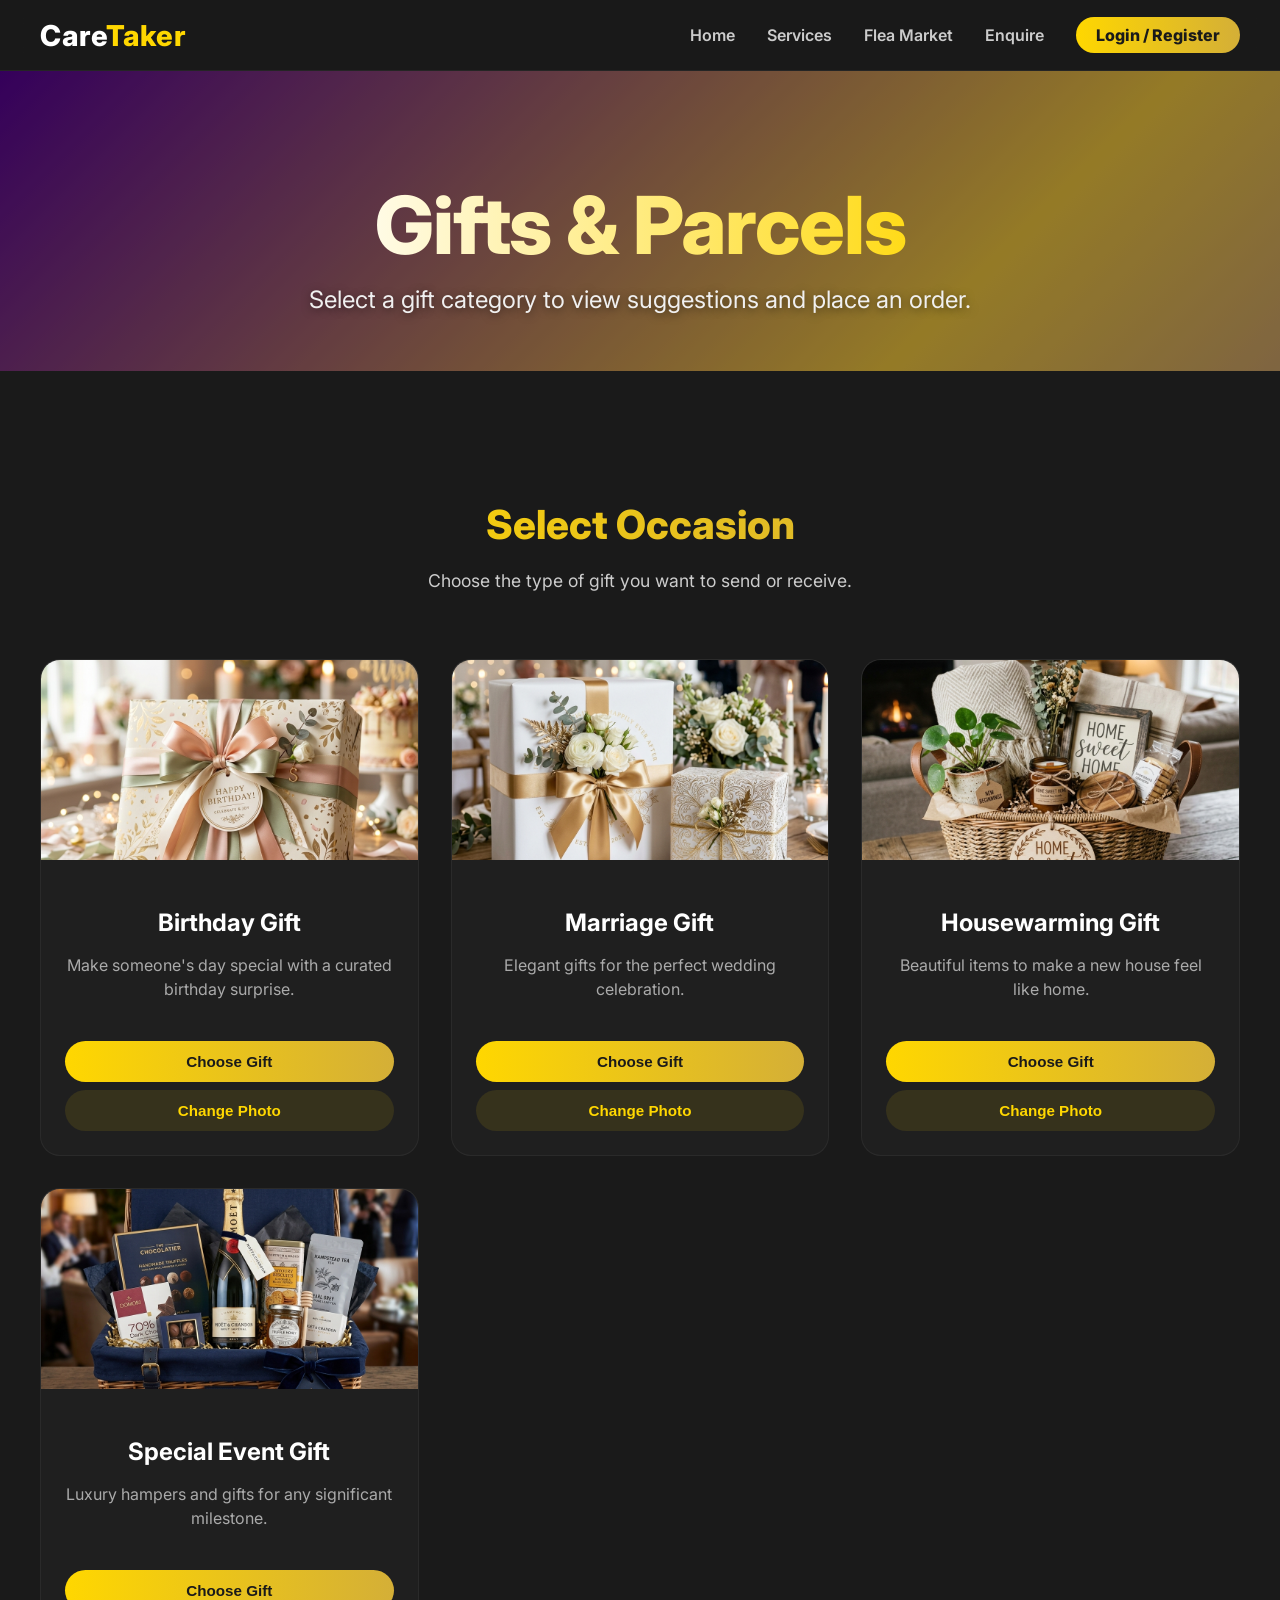
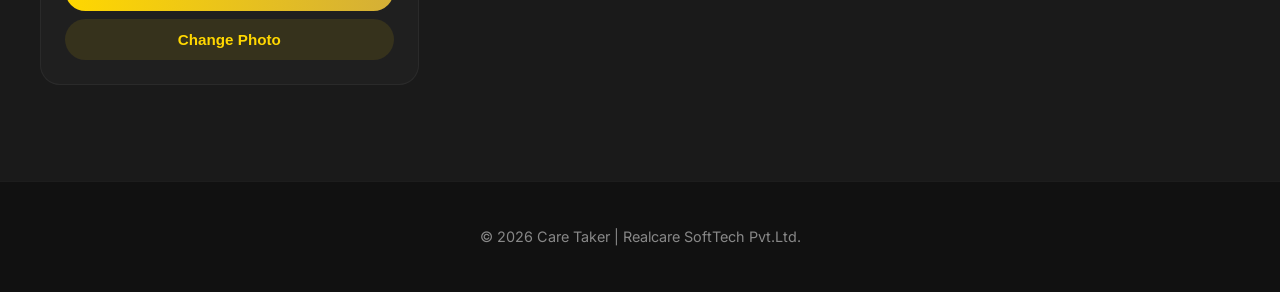
<file: parcel.html>
<!DOCTYPE html>
<html lang="en">

<head>
    <meta charset="UTF-8">
    <meta name="viewport" content="width=device-width, initial-scale=1.0">
    <title>Gifts & Parcels - Care Taker</title>
    <link rel="stylesheet" href="assets/css/style.css">
    <link rel="stylesheet" href="https://cdnjs.cloudflare.com/ajax/libs/font-awesome/6.4.0/css/all.min.css">
</head>

<body>
    <!-- Navigation Menu -->
    <nav class="navbar">
        <div class="nav-container">
            <a href="index.html" class="nav-logo">Care<span>Taker</span></a>
            <div class="hamburger">
                <i class="fas fa-bars"></i>
            </div>
            <ul class="nav-links">
                <li><a href="index.html" class="nav-link">Home</a></li>
                <li><a href="index.html#services" class="nav-link">Services</a></li>
                <li><a href="fleamarket.html" class="nav-link">Flea Market</a></li>
                <li><a href="contact.html" class="nav-link">Enquire</a></li>
                <li><a href="login.html" class="nav-link nav-btn">Login / Register</a></li>
            </ul>
        </div>
    </nav>

    <!-- Hero Section -->
    <div class="animated-banner" style="min-height: 300px; height: 30vh;">
        <div class="banner-content">
            <h1 class="hero-brand">Gifts & Parcels</h1>
            <p class="description">Select a gift category to view suggestions and place an order.</p>
        </div>
    </div>

    <!-- Gift Categories -->
    <section class="section">
        <div class="section-header">
            <h2 class="section-title">Select Occasion</h2>
            <p class="section-desc">Choose the type of gift you want to send or receive.</p>
        </div>
        <div class="card-grid">
            <div class="feature-card" style="padding: 0; overflow: hidden;">
                <img src="assets/img/categories/birthday_gift.png" alt="Birthday Gift" style="width: 100%; height: 200px; object-fit: cover;">
                <div style="padding: 1.5rem;">
                    <h3 class="feature-title">Birthday Gift</h3>
                    <p class="feature-desc">Make someone's day special with a curated birthday surprise.</p>
                    <button class="action-btn" onclick="window.location.href='gift-details.html?type=birthday'" style="width: 100%;">Choose Gift</button>
                    <button class="action-btn" style="width: 100%; margin-top: 0.5rem; background: rgba(255,215,0,0.1); color: #ffd700;" onclick="document.getElementById('fileInput').click();">Change Photo</button>
                </div>
            </div>
            <div class="feature-card" style="padding: 0; overflow: hidden;">
                <img src="assets/img/categories/marriage_gift.png" alt="Marriage Gift" style="width: 100%; height: 200px; object-fit: cover;">
                <div style="padding: 1.5rem;">
                    <h3 class="feature-title">Marriage Gift</h3>
                    <p class="feature-desc">Elegant gifts for the perfect wedding celebration.</p>
                    <button class="action-btn" onclick="window.location.href='gift-details.html?type=marriage'" style="width: 100%;">Choose Gift</button>
                    <button class="action-btn" style="width: 100%; margin-top: 0.5rem; background: rgba(255,215,0,0.1); color: #ffd700;" onclick="document.getElementById('fileInput').click();">Change Photo</button>
                </div>
            </div>
            <div class="feature-card" style="padding: 0; overflow: hidden;">
                <img src="assets/img/categories/housewarming_gift.png" alt="Housewarming Gift" style="width: 100%; height: 200px; object-fit: cover;">
                <div style="padding: 1.5rem;">
                    <h3 class="feature-title">Housewarming Gift</h3>
                    <p class="feature-desc">Beautiful items to make a new house feel like home.</p>
                    <button class="action-btn" onclick="window.location.href='gift-details.html?type=housewarming'" style="width: 100%;">Choose Gift</button>
                    <button class="action-btn" style="width: 100%; margin-top: 0.5rem; background: rgba(255,215,0,0.1); color: #ffd700;" onclick="document.getElementById('fileInput').click();">Change Photo</button>
                </div>
            </div>
            <div class="feature-card" style="padding: 0; overflow: hidden;">
                <img src="assets/img/categories/special_event_gift.png" alt="Special Event Gift" style="width: 100%; height: 200px; object-fit: cover;">
                <div style="padding: 1.5rem;">
                    <h3 class="feature-title">Special Event Gift</h3>
                    <p class="feature-desc">Luxury hampers and gifts for any significant milestone.</p>
                    <button class="action-btn" onclick="window.location.href='gift-details.html?type=special-event'" style="width: 100%;">Choose Gift</button>
                    <button class="action-btn" style="width: 100%; margin-top: 0.5rem; background: rgba(255,215,0,0.1); color: #ffd700;" onclick="document.getElementById('fileInput').click();">Change Photo</button>
                </div>
            </div>
        </div>
    </section>

    <!-- Hidden File Input for "Change Photo" functionality -->
    <input type="file" id="fileInput" style="display: none;" onchange="alert('In a real app, this would upload the photo to Supabase storage. Previewing image...');">

    <footer class="site-footer">
        <div class="footer-bottom">
            <p>&copy; 2026 Care Taker | Realcare SoftTech Pvt.Ltd.</p>
        </div>
    </footer>

    <script src="assets/js/script.js"></script>
</body>

</html>
</file>
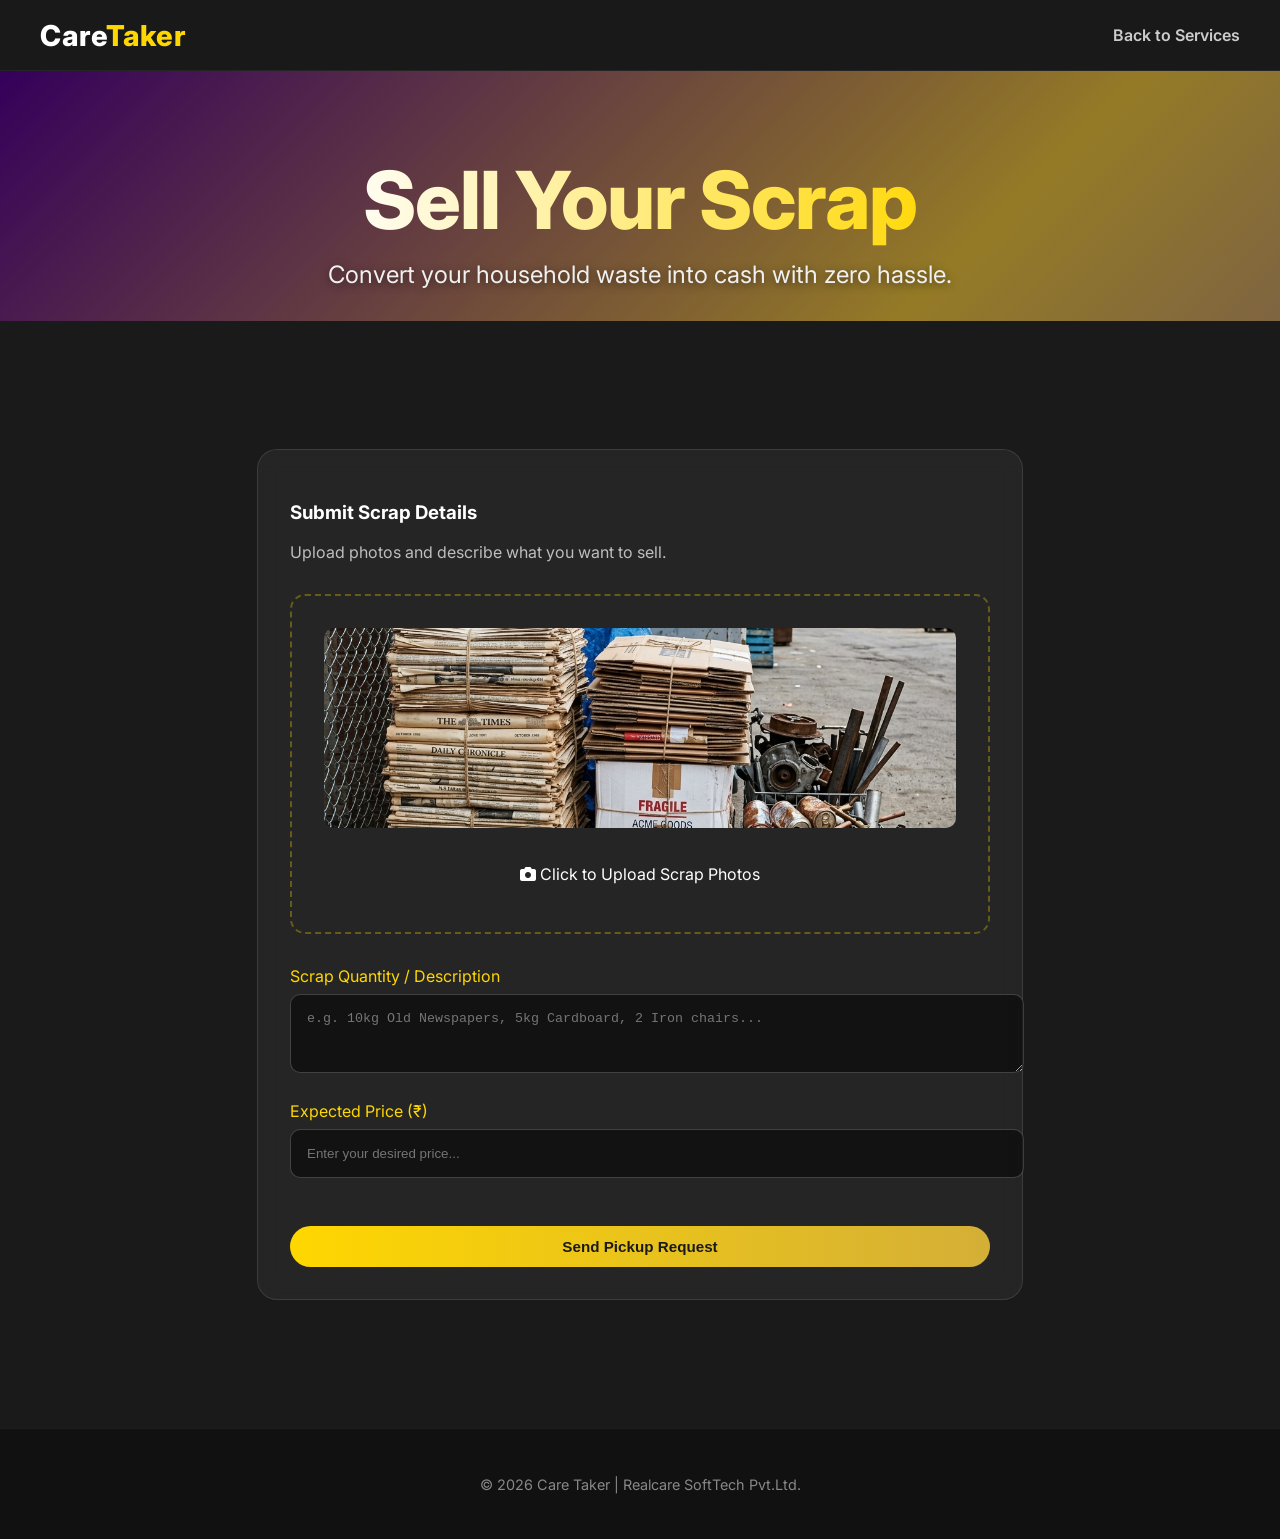
<file: sell-scrap.html>
<!DOCTYPE html>
<html lang="en">

<head>
    <meta charset="UTF-8">
    <meta name="viewport" content="width=device-width, initial-scale=1.0">
    <title>Sell Scrap - Care Taker</title>
    <link rel="stylesheet" href="assets/css/style.css">
    <link rel="stylesheet" href="https://cdnjs.cloudflare.com/ajax/libs/font-awesome/6.4.0/css/all.min.css">
    <style>
        .scrap-container {
            max-width: 700px;
            margin: 2rem auto;
            padding: 2rem;
            background: rgba(255, 255, 255, 0.05);
            border-radius: 20px;
            backdrop-filter: blur(10px);
            border: 1px solid rgba(255, 255, 255, 0.1);
        }

        .upload-card {
            border: 2px dashed rgba(255, 215, 0, 0.3);
            border-radius: 15px;
            padding: 2rem;
            text-align: center;
            margin-bottom: 2rem;
            cursor: pointer;
            transition: all 0.3s ease;
        }

        .upload-card:hover {
            background: rgba(255, 215, 0, 0.05);
            border-color: #ffd700;
        }

        .input-group {
            margin-bottom: 1.5rem;
        }

        .input-group label {
            display: block;
            margin-bottom: 0.5rem;
            color: #ffd700;
        }

        .input-group input,
        .input-group textarea {
            width: 100%;
            padding: 1rem;
            background: rgba(0, 0, 0, 0.5);
            border: 1px solid rgba(255, 255, 255, 0.2);
            border-radius: 10px;
            color: #fff;
        }

        #success-message {
            display: none;
            text-align: center;
            padding: 2rem;
            background: rgba(34, 139, 34, 0.2);
            border-radius: 15px;
            border: 1px solid #228b22;
        }
    </style>
</head>

<body>
    <nav class="navbar">
        <div class="nav-container">
            <a href="index.html" class="nav-logo">Care<span>Taker</span></a>
            <ul class="nav-links">
                <li><a href="index.html#services" class="nav-link">Back to Services</a></li>
            </ul>
        </div>
    </nav>

    <div class="animated-banner" style="min-height: 250px; height: 25vh;">
        <div class="banner-content">
            <h1 class="hero-brand">Sell Your Scrap</h1>
            <p class="description">Convert your household waste into cash with zero hassle.</p>
        </div>
    </div>

    <section class="section">
        <div class="scrap-container">
            <div id="scrap-form-wrapper">
                <h3>Submit Scrap Details</h3>
                <p style="margin-bottom: 2rem; color: rgba(255,255,255,0.7);">Upload photos and describe what you want to sell.</p>

                <div class="upload-card" onclick="document.getElementById('scrap-photos').click();">
                    <img id="preview-img" src="assets/img/categories/scrap_items.png" alt="Scrap Preview" style="width: 100%; height: 200px; object-fit: cover; border-radius: 10px; margin-bottom: 1rem;">
                    <p><i class="fas fa-camera"></i> Click to Upload Scrap Photos</p>
                    <input type="file" id="scrap-photos" style="display:none;" onchange="handleScrapPreview(this)">
                </div>

                <form id="scrap-form" onsubmit="handleScrapSubmit(event)">
                    <div class="input-group">
                        <label>Scrap Quantity / Description</label>
                        <textarea id="quantity" rows="3" placeholder="e.g. 10kg Old Newspapers, 5kg Cardboard, 2 Iron chairs..." required></textarea>
                    </div>
                    <div class="input-group">
                        <label>Expected Price (₹)</label>
                        <input type="number" id="expected-price" placeholder="Enter your desired price..." required>
                    </div>
                    <button type="submit" class="action-btn" style="width: 100%;">Send Pickup Request</button>
                </form>
            </div>

            <div id="success-message">
                <i class="fas fa-check-circle" style="font-size: 3rem; color: #4cd137; margin-bottom: 1rem;"></i>
                <h2>Request Sent!</h2>
                <p style="margin: 1rem 0;">Our agent will contact you shortly to confirm the weight and price.</p>
                <div style="background: rgba(255,255,255,0.1); padding: 1rem; border-radius: 10px;">
                    <strong>Tracking ID:</strong> SC-${Math.random().toString(36).substr(2, 6).toUpperCase()}
                </div>
                <button class="action-btn" style="margin-top: 2rem;" onclick="window.location.href='index.html'">Back to Home</button>
            </div>
        </div>
    </section>

    <footer class="site-footer">
        <div class="footer-bottom">
            <p>&copy; 2026 Care Taker | Realcare SoftTech Pvt.Ltd.</p>
        </div>
    </footer>

    <script>
        function handleScrapPreview(input) {
            if (input.files && input.files[0]) {
                const reader = new FileReader();
                reader.onload = function(e) {
                    document.getElementById('preview-img').src = e.target.result;
                }
                reader.readAsDataURL(input.files[0]);
            }
        }

        function handleScrapSubmit(e) {
            e.preventDefault();
            document.getElementById('scrap-form-wrapper').style.display = 'none';
            document.getElementById('success-message').style.display = 'block';
        }
    </script>
</body>

</html>
</file>
<file: assets/css/style.css>
@import url('https://fonts.googleapis.com/css2?family=Inter:wght@400;600;800&display=swap');

body {
    margin: 0;
    padding: 0;
    font-family: 'Inter', sans-serif;
    background-color: #1a1a1a;
    color: #ffffff;
}

.animated-banner {
    width: 100%;
    height: 60vh;
    min-height: 400px;
    display: flex;
    justify-content: center;
    align-items: center;
    position: relative;
    overflow: hidden;
    /* Royal Violet and Gold mix */
    background: linear-gradient(135deg, #4b0082, #d4af37, #7851a9, #ffd700, #4b0082);
    background-size: 300% 300%;
    animation: gradientShift 10s ease infinite;
    text-align: center;
}

/* Dark overlay to make text pop */
.animated-banner::before {
    content: '';
    position: absolute;
    inset: 0;
    background: rgba(0, 0, 0, 0.3);
    z-index: 1;
}

.banner-content {
    position: relative;
    z-index: 2;
    padding: 2rem;
    max-width: 800px;
}

.tagline {
    font-size: 4rem;
    font-weight: 800;
    margin: 0 0 1rem 0;
    text-shadow: 0 4px 15px rgba(0, 0, 0, 0.4);
    /* Adding a subtle text gradient */
    background: linear-gradient(to right, #ffffff, #fdfbfb);
    -webkit-background-clip: text;
    background-clip: text;
    -webkit-text-fill-color: transparent;
    animation: fadeUp 1s ease-out forwards;
    opacity: 0;
    transform: translateY(30px);
}

.description {
    font-size: 1.5rem;
    font-weight: 400;
    line-height: 1.6;
    margin: 0;
    color: #f0f0f0;
    text-shadow: 0 2px 8px rgba(0, 0, 0, 0.5);
    animation: fadeUp 1s ease-out 0.3s forwards;
    opacity: 0;
    transform: translateY(30px);
}

@keyframes gradientShift {
    0% {
        background-position: 0% 50%;
    }
    50% {
        background-position: 100% 50%;
    }
    100% {
        background-position: 0% 50%;
    }
}

@keyframes fadeUp {
    to {
        opacity: 1;
        transform: translateY(0);
    }
}

/* Section & Grid Styles */
.section {
    padding: 6rem 2rem;
    background-color: #1a1a1a;
}

.section-alt {
    background-color: #111111;
}

.section-header {
    text-align: center;
    max-width: 800px;
    margin: 0 auto 4rem auto;
}

.section-title {
    font-size: 2.5rem;
    font-weight: 800;
    margin-bottom: 1rem;
    color: #ffd700;
    background: linear-gradient(to right, #ffd700, #d4af37);
    -webkit-background-clip: text;
    background-clip: text;
    -webkit-text-fill-color: transparent;
}

.section-desc {
    color: #cccccc;
    font-size: 1.1rem;
    line-height: 1.6;
}

/* Base Card Grid */
.card-grid {
    display: grid;
    grid-template-columns: repeat(auto-fit, minmax(280px, 1fr));
    gap: 2rem;
    max-width: 1200px;
    margin: 0 auto;
}

/* Service / Feature Card */
.feature-card {
    background: rgba(40, 40, 40, 0.4);
    border: 1px solid rgba(255, 255, 255, 0.05);
    border-radius: 20px;
    padding: 2.5rem 2rem;
    text-align: center;
    transition: transform 0.4s cubic-bezier(0.175, 0.885, 0.32, 1.275), box-shadow 0.4s ease, border-color 0.4s ease;
    display: flex;
    flex-direction: column;
    align-items: center;
    cursor: pointer;
    position: relative;
    overflow: hidden;
}

.feature-card::before {
    content: '';
    position: absolute;
    top: 0;
    left: 0;
    width: 100%;
    height: 100%;
    background: linear-gradient(135deg, rgba(75, 0, 130, 0.1), rgba(212, 175, 55, 0.05));
    opacity: 0;
    transition: opacity 0.4s ease;
    z-index: 0;
}

.feature-card:hover {
    transform: translateY(-10px);
    box-shadow: 0 15px 35px rgba(0, 0, 0, 0.3);
    border-color: rgba(212, 175, 55, 0.3);
}

.feature-card:hover::before {
    opacity: 1;
}

.card-icon {
    font-size: 3rem;
    color: #ffd700;
    margin-bottom: 1.5rem;
    position: relative;
    z-index: 1;
    transition: transform 0.3s ease;
}

.feature-card:hover .card-icon {
    transform: scale(1.1);
}

.feature-title {
    font-size: 1.5rem;
    font-weight: 700;
    margin-bottom: 1rem;
    color: #ffffff;
    position: relative;
    z-index: 1;
}

.feature-desc {
    color: #aaaaaa;
    font-size: 1rem;
    line-height: 1.5;
    position: relative;
    z-index: 1;
}

/* Modals / Specific UI components */
.action-btn {
    margin-top: auto;
    padding: 0.75rem 1.5rem;
    background: linear-gradient(to right, #ffd700, #d4af37);
    color: #1a1a1a;
    border: none;
    border-radius: 25px;
    font-weight: 700;
    font-size: 0.95rem;
    cursor: pointer;
    transition: all 0.3s ease;
    position: relative;
    z-index: 1;
    margin-top: 1.5rem;
}

.action-btn:hover {
    box-shadow: 0 4px 15px rgba(212, 175, 55, 0.4);
    transform: translateY(-2px);
}

/* Prominent Branding */
.nav-logo, .hero-brand {
    font-weight: 800;
}

.hero-brand {
    font-size: 5rem;
    letter-spacing: -1px;
    margin-bottom: 0.5rem;
    background: linear-gradient(to right, #ffffff, #ffd700);
    -webkit-background-clip: text;
    background-clip: text;
    -webkit-text-fill-color: transparent;
}

/* --- Navigation Menu Styles --- */
.navbar {
    position: sticky;
    top: 0;
    width: 100%;
    height: 70px;
    background-color: rgba(26, 26, 26, 0.85);
    backdrop-filter: blur(12px);
    z-index: 1000;
    border-bottom: 1px solid rgba(255, 255, 255, 0.05);
}

.nav-container {
    max-width: 1200px;
    margin: 0 auto;
    padding: 0 2rem;
    height: 100%;
    display: flex;
    justify-content: space-between;
    align-items: center;
}

.nav-logo {
    font-size: 1.8rem;
    font-weight: 800;
    color: #ffffff;
    text-decoration: none;
    letter-spacing: 1px;
}

.nav-logo span {
    color: #ffd700;
}

.nav-links {
    display: flex;
    list-style: none;
    margin: 0;
    padding: 0;
    align-items: center;
}

.nav-links li {
    margin-left: 2rem;
}

.nav-link {
    color: #cccccc;
    text-decoration: none;
    font-size: 1rem;
    font-weight: 600;
    transition: color 0.3s, transform 0.3s;
    position: relative;
}

.nav-link:hover, .nav-link.active {
    color: #ffd700;
}

.nav-link::after {
    content: '';
    position: absolute;
    width: 0;
    height: 2px;
    bottom: -5px;
    left: 0;
    background-color: #ffd700;
    transition: width 0.3s;
}

.nav-link:hover::after, .nav-link.active::after {
    width: 100%;
}

.nav-btn {
    background: linear-gradient(to right, #ffd700, #d4af37);
    color: #1a1a1a !important;
    padding: 0.5rem 1.25rem;
    border-radius: 20px;
    font-weight: 800;
}

.nav-btn::after {
    display: none;
}

.nav-btn:hover {
    transform: translateY(-2px);
    box-shadow: 0 4px 10px rgba(212, 175, 55, 0.4);
}

/* Hamburger */
.hamburger {
    display: none;
    flex-direction: column;
    cursor: pointer;
    font-size: 1.5rem;
    color: #ffffff;
    transition: color 0.3s;
}

.hamburger:hover {
    color: #ffd700;
}

/* --- Footer Styles --- */
.site-footer {
    background-color: #111111;
    padding: 2rem;
    text-align: center;
    border-top: 1px solid rgba(255, 255, 255, 0.05);
    margin-top: auto;
}

.footer-bottom {
    color: #888888;
    font-size: 0.9rem;
}

/* Modals & Tracking */
.modal-overlay {
    position: fixed;
    top: 0; left: 0; width: 100%; height: 100%;
    background: rgba(0,0,0,0.8);
    display: flex;
    justify-content: center;
    align-items: center;
    z-index: 2000;
    opacity: 0; pointer-events: none;
    transition: opacity 0.3s ease;
}

.modal-overlay.active {
    opacity: 1; pointer-events: all;
}

.modal-content {
    background: #1a1a1a;
    border: 1px solid rgba(212, 175, 55, 0.3);
    padding: 3rem;
    border-radius: 20px;
    text-align: center;
    max-width: 500px; width: 90%;
    transform: translateY(30px);
    transition: transform 0.3s ease;
}

.modal-overlay.active .modal-content {
    transform: translateY(0);
}

.tracking-badge {
    background: rgba(212, 175, 55, 0.1);
    color: #ffd700;
    padding: 0.5rem 1rem;
    border-radius: 8px;
    font-family: monospace;
    font-size: 1.2rem;
    letter-spacing: 2px;
    display: inline-block;
    margin: 1rem 0;
    border: 1px dashed #ffd700;
}

/* Admin Tables */
.admin-table {
    width: 100%;
    border-collapse: collapse;
    margin-top: 1rem;
    background: rgba(20,20,20,0.5);
    border-radius: 10px;
    overflow: hidden;
}

.admin-table th, .admin-table td {
    padding: 1rem;
    text-align: left;
    border-bottom: 1px solid rgba(255,255,255,0.05);
}

.admin-table th {
    background: rgba(75, 0, 130, 0.3);
    color: #ffd700;
    font-weight: 600;
}

/* Status Chips */
.status-chip {
    padding: 0.25rem 0.75rem;
    border-radius: 12px;
    font-size: 0.8rem;
    font-weight: 600;
}
.status-received { background: rgba(255,255,255,0.1); color: #fff; }
.status-progress { background: rgba(212, 175, 55, 0.2); color: #ffd700; }
.status-resolved { background: rgba(46, 204, 113, 0.2); color: #2ecc71; }

.offer-banner {
    background: linear-gradient(135deg, #4b0082, #d4af37);
    padding: 2rem;
    border-radius: 15px;
    margin-bottom: 2rem;
    text-align: center;
    display: none;
    box-shadow: 0 10px 30px rgba(0,0,0,0.5);
}
</file>
